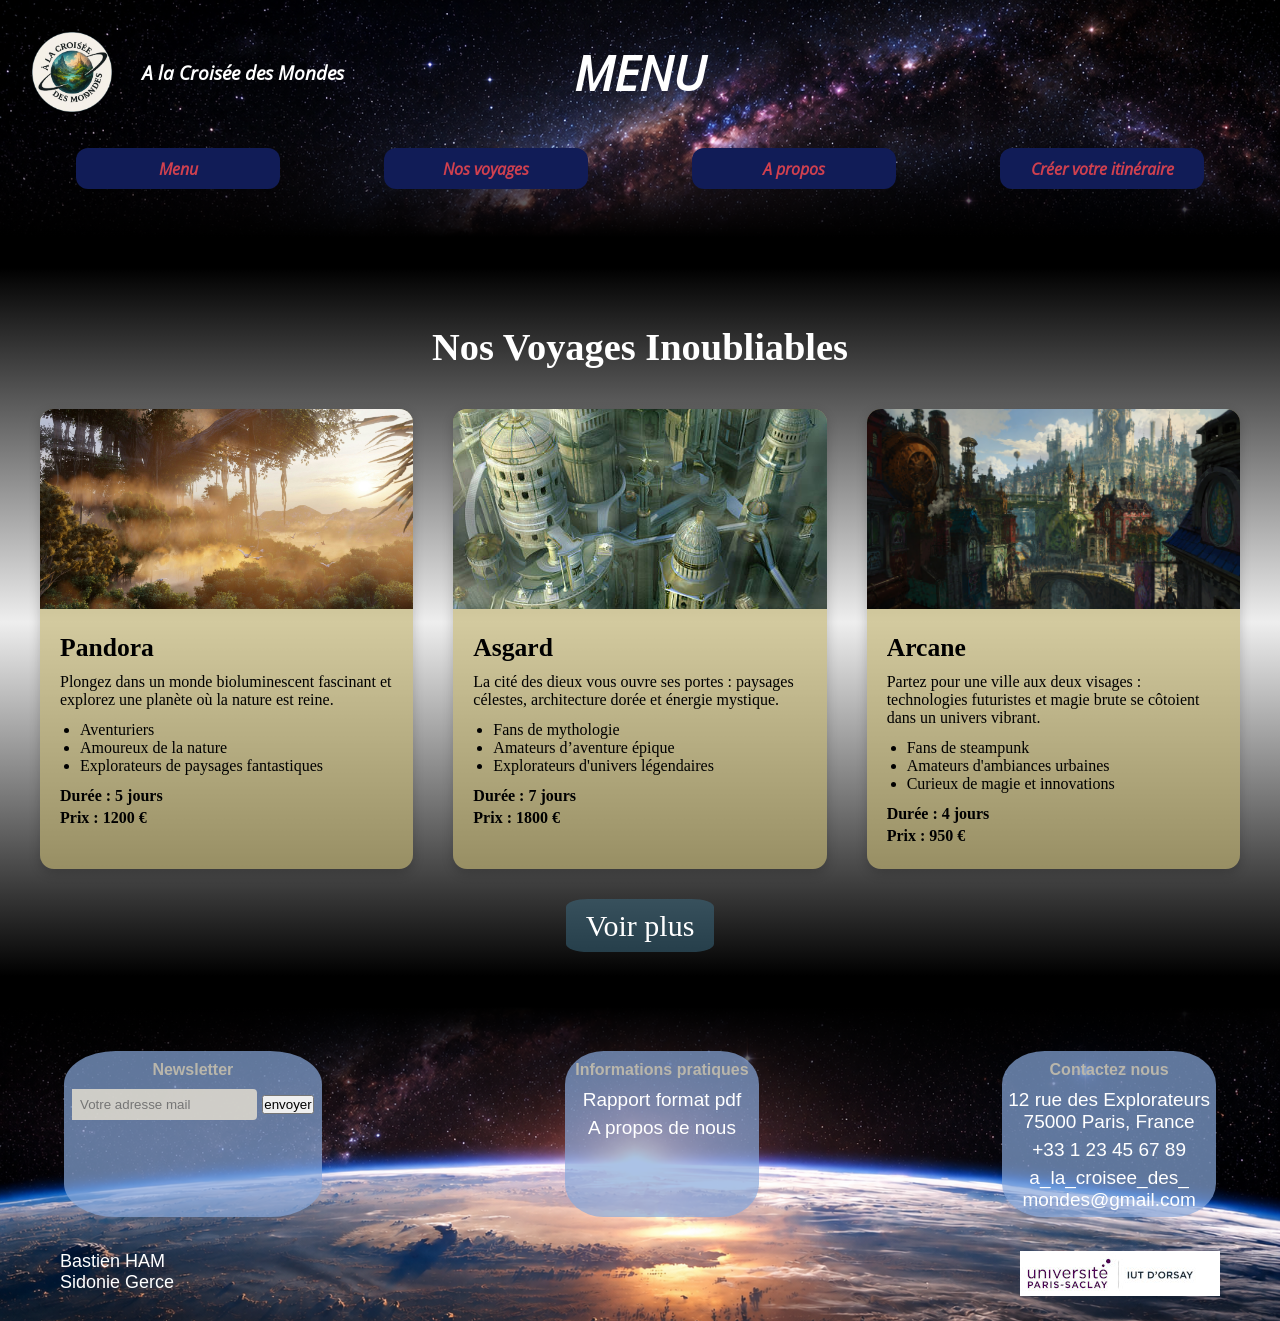
<file: index.html>
<!DOCTYPE html>
<html lang="fr">
	<head>
		<meta charset="utf-8">
		<title> A la Croisée des Mondes - Menu</title>
		<link rel="icon" type="image/png" href="images/logo.png" sizes="32x32">
		<link rel="stylesheet" href="styles/index.css">
		<link rel="stylesheet" href="styles/header.css">
		<link rel="stylesheet" href="styles/footer.css">
		<link rel="stylesheet" href="styles/menu.css">
	</head>
	
	
	
	<body>
	<header>
	<div>
		<a href="index.html"><img src="images/logo.png" alt="Logo de l'agence"></a>
		<h3>A la Croisée des Mondes</h3>
		<h1> MENU </h1>
	</div>
		
		<nav>
			<a href="index.html" class="btn-nav">Menu</a>
			<a href="voyage.html" class="btn-nav">Nos voyages</a>
			<a href="a_propos_de_nous.html" class="btn-nav">A propos</a>
			<a href="reservation.html" class="btn-nav"> Créer votre itinéraire </a>
		</nav>
		
	</header>
	<main>
	
    <section class="voyages-container">
        <h2>Nos Voyages Inoubliables</h2>

        <div class="voyages-grid">

            <!-- Pandora -->

            <article class="voyage-card">
                <img src="images/pandora.jpg" alt="Pandora">

                <div class="voyage-content">
                    <h3>Pandora</h3>

                    <p class="desc">
                        Plongez dans un monde bioluminescent fascinant et explorez une planète
                        où la nature est reine.
                    </p>

                    <ul class="profil">
                        <li>Aventuriers</li>
                        <li>Amoureux de la nature</li>
                        <li>Explorateurs de paysages fantastiques</li>
                    </ul>

                    <div class="infos">
                        <p><strong>Durée :</strong> 5 jours</p>
                        <p><strong>Prix :</strong> 1200 €</p>
                    </div>
                </div>
            </article>
			

            <!-- Asgard -->
            <article class="voyage-card">
                <img src="images/asgard.jpg" alt="Image d'Asgard">

                <div class="voyage-content">
                    <h3>Asgard</h3>

                    <p class="desc">
                        La cité des dieux vous ouvre ses portes : paysages célestes, architecture
                        dorée et énergie mystique.
                    </p>

                    <ul class="profil">
                        <li>Fans de mythologie</li>
                        <li>Amateurs d’aventure épique</li>
                        <li>Explorateurs d'univers légendaires</li>
                    </ul>

                    <div class="infos">
                        <p><strong>Durée :</strong> 7 jours</p>
                        <p><strong>Prix :</strong> 1800 €</p>
                    </div>
                </div>
            </article>

            <!-- Arcane -->
            <article class="voyage-card">
                <img src="images/arcane.jpg" alt="Image de la cité d'Arcane">

                <div class="voyage-content">
                    <h3>Arcane</h3>

                    <p class="desc">
                        Partez pour une ville aux deux visages : technologies futuristes et magie
                        brute se côtoient dans un univers vibrant.
                    </p>

                    <ul class="profil">
                        <li>Fans de steampunk</li>
                        <li>Amateurs d'ambiances urbaines</li>
                        <li>Curieux de magie et innovations</li>
                    </ul>

                    <div class="infos">
                        <p><strong>Durée :</strong> 4 jours</p>
                        <p><strong>Prix :</strong> 950 €</p>
                    </div>
                </div>
            </article>

        </div>
    </section>
	<div class="voirplus"><a href="voyage.html">Voir plus</a></div>
	</main>

	<footer class="footer">
	    <div class="footer-top">
	        <div class="footer-colonne">
			    <h4>Newsletter</h4>
				<form class="newsletter">
				    <input type="email" placeholder="Votre adresse mail">
					<button type="submit">envoyer</button>
				</form>
			</div>
		    <div class="footer-colonne">
			    <h4> Informations pratiques </h4>
				    <ul>
					   
						<li><a href="S106-Rapport.pdf"> Rapport format pdf</a></li>
						<li><a href="a_propos_de_nous.html"> A propos de nous</a></li>
					</ul>
		    </div>
			<div class="footer-colonne">
			    <h4>Contactez nous</h4>
				<p> 12 rue des Explorateurs <br> 75000 Paris, France</p>
				<p> +33 1 23 45 67 89 </p>
				<p> a_la_croisee_des_<br>mondes@gmail.com</p>
			</div>
		</div>
		<div class="footer-bottom">
		    <p> Bastien HAM <br> Sidonie Gerce</p>
			<a href="https://www.universite-paris-saclay.fr/"><img src="images/Logo_iut.jpg" alt="Logo IUT"></a>
		</div>
	</footer>
	</body>
</html>
</file>
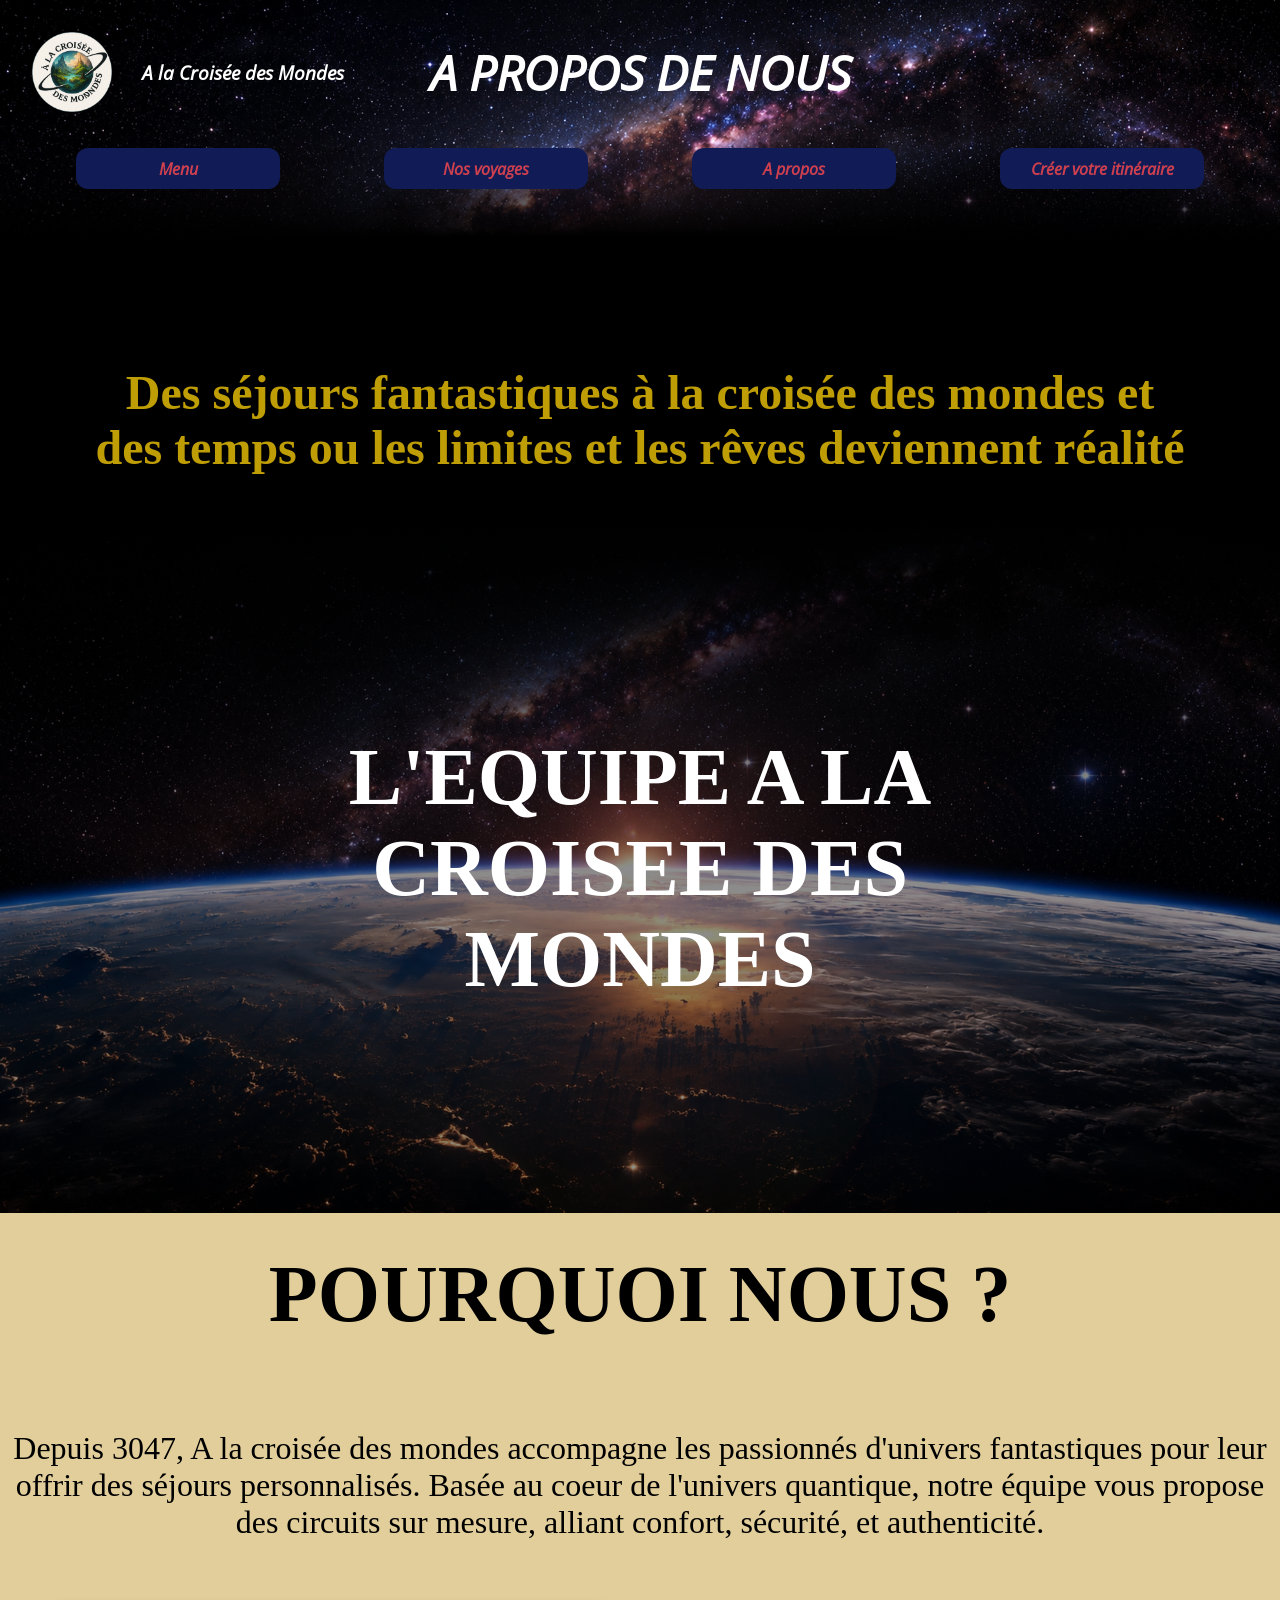
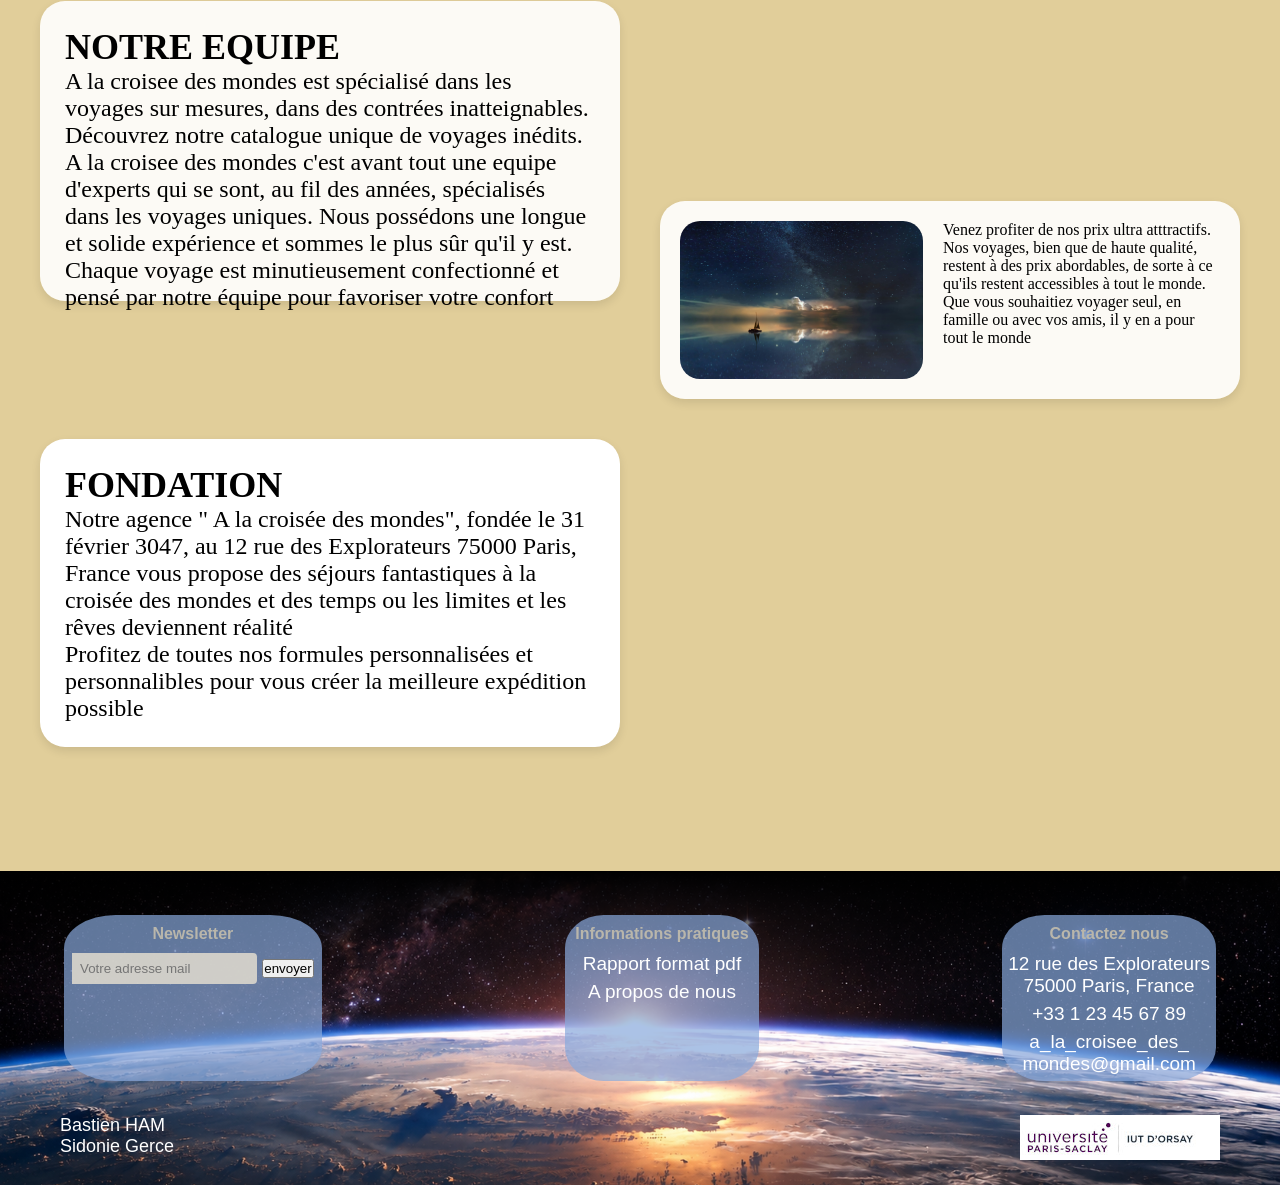
<file: a_propos_de_nous.html>
<!DOCTYPE html>
<html lang="fr">
	<head>
		<meta charset="utf-8">
		<title> A la Croisée des Mondes - A propos de nous</title>
		<link rel="icon" type="image/png" href="images/logo.png" sizes="32x32">
		<link rel="stylesheet" href="styles/index.css">
		<link rel="stylesheet" href="styles/apropos.css">
		<link rel="stylesheet" href="styles/header.css">
		<link rel="stylesheet" href="styles/footer.css">
	</head>
	<body>
	<header>
	<div>
		<a href="index.html"><img src="images/logo.png" alt="Logo de l'agence"></a>
		<h3>A la Croisée des Mondes</h3>
		<h1> A PROPOS DE NOUS </h1>
	</div>
		
		<nav>
			<a href="index.html" class="btn-nav">Menu</a>
			<a href="voyage.html" class="btn-nav">Nos voyages</a>
			<a href="a_propos_de_nous.html" class="btn-nav">A propos</a>
			<a href="reservation.html" class="btn-nav"> Créer votre itinéraire </a>
		</nav>
		
	</header>
	<aside>	
		<p> Des séjours fantastiques à la croisée des mondes et<br>des temps ou les limites et les rêves deviennent réalité</p>
	    <section class="presentation">
		    <div class="presentation-content" >
		        <h2> L'EQUIPE A LA CROISEE DES MONDES</h2>
		    </div>	
        </section>			
	</aside>
	<main>
	    <section class="paragraphe">
			<br><br>			
		    <h2> POURQUOI NOUS ? </h2>
			<br><br><br><br><br>			
			<p> Depuis 3047, A la croisée des mondes accompagne les passionnés d'univers fantastiques pour leur offrir des séjours personnalisés. Basée au coeur de l'univers quantique, notre équipe vous propose des circuits sur mesure, alliant confort, sécurité, et authenticité.</p>
		</section>
	    <section class="cartes">
		    <div class="carte-gauche">
			    <h2> NOTRE EQUIPE </h2>
				<p> A la croisee des mondes est spécialisé dans les voyages sur mesures, dans des contrées inatteignables. Découvrez notre catalogue unique de voyages inédits.   </p>
				<p> A la croisee des mondes c'est avant tout une equipe d'experts qui se sont, au fil des années, spécialisés dans les voyages uniques. Nous possédons une longue et solide expérience et sommes le plus sûr qu'il y est. </p>
		        <p> Chaque voyage est minutieusement confectionné et pensé par notre équipe pour favoriser votre confort </p>

			</div>
			<div class="carte-droite">
			    <img src="./images/carterasse.jpg" class="carte-image" alt="">
				<div class="texte-carte">
				    <p> Venez profiter de nos prix ultra atttractifs. Nos voyages, bien que de haute qualité, restent à des prix abordables, de sorte à ce qu'ils restent accessibles à tout le monde. </p>
					<p> Que vous souhaitiez voyager seul, en famille ou avec vos amis, il y en a pour tout le monde</p>
				</div>
			</div>
			<div class="carte-bas">
			    <h2> FONDATION </h2>
				<p> Notre agence " A la croisée des mondes", fondée le 31 février 3047, au 12 rue des Explorateurs 75000 Paris, France vous propose des séjours fantastiques à la croisée des mondes et des temps ou les limites et les rêves deviennent réalité </p>
				<p> Profitez de toutes nos formules personnalisées et personnalibles pour vous créer la meilleure expédition possible </p>
			</div>
		</section>
	</main>
	<footer class="footer">
	    <div class="footer-top">
	        <div class="footer-colonne">
			    <h4>Newsletter</h4>
				<form class="newsletter">
				    <input type="email" placeholder="Votre adresse mail">
					<button type="submit">envoyer</button>
				</form>
			</div>
		    <div class="footer-colonne">
			    <h4> Informations pratiques </h4>
				    <ul>
					    
						<li><a href="S106-Rapport.pdf"> Rapport format pdf</a></li>
						<li><a href="a_propos_de_nous.html"> A propos de nous</a></li>
					</ul>
		    </div>
			<div class="footer-colonne">
			    <h4>Contactez nous</h4>
				<p> 12 rue des Explorateurs <br> 75000 Paris, France</p>
				<p> +33 1 23 45 67 89 </p>
				<p> a_la_croisee_des_<br>mondes@gmail.com</p>
			</div>
		</div>
		<div class="footer-bottom">
		    <p> Bastien HAM <br> Sidonie Gerce</p>
			<a href="https://www.universite-paris-saclay.fr/"><img src="images/Logo_iut.jpg" alt="Logo IUT"></a>
		</div>
	</footer>
	</body>
</html>
</file>
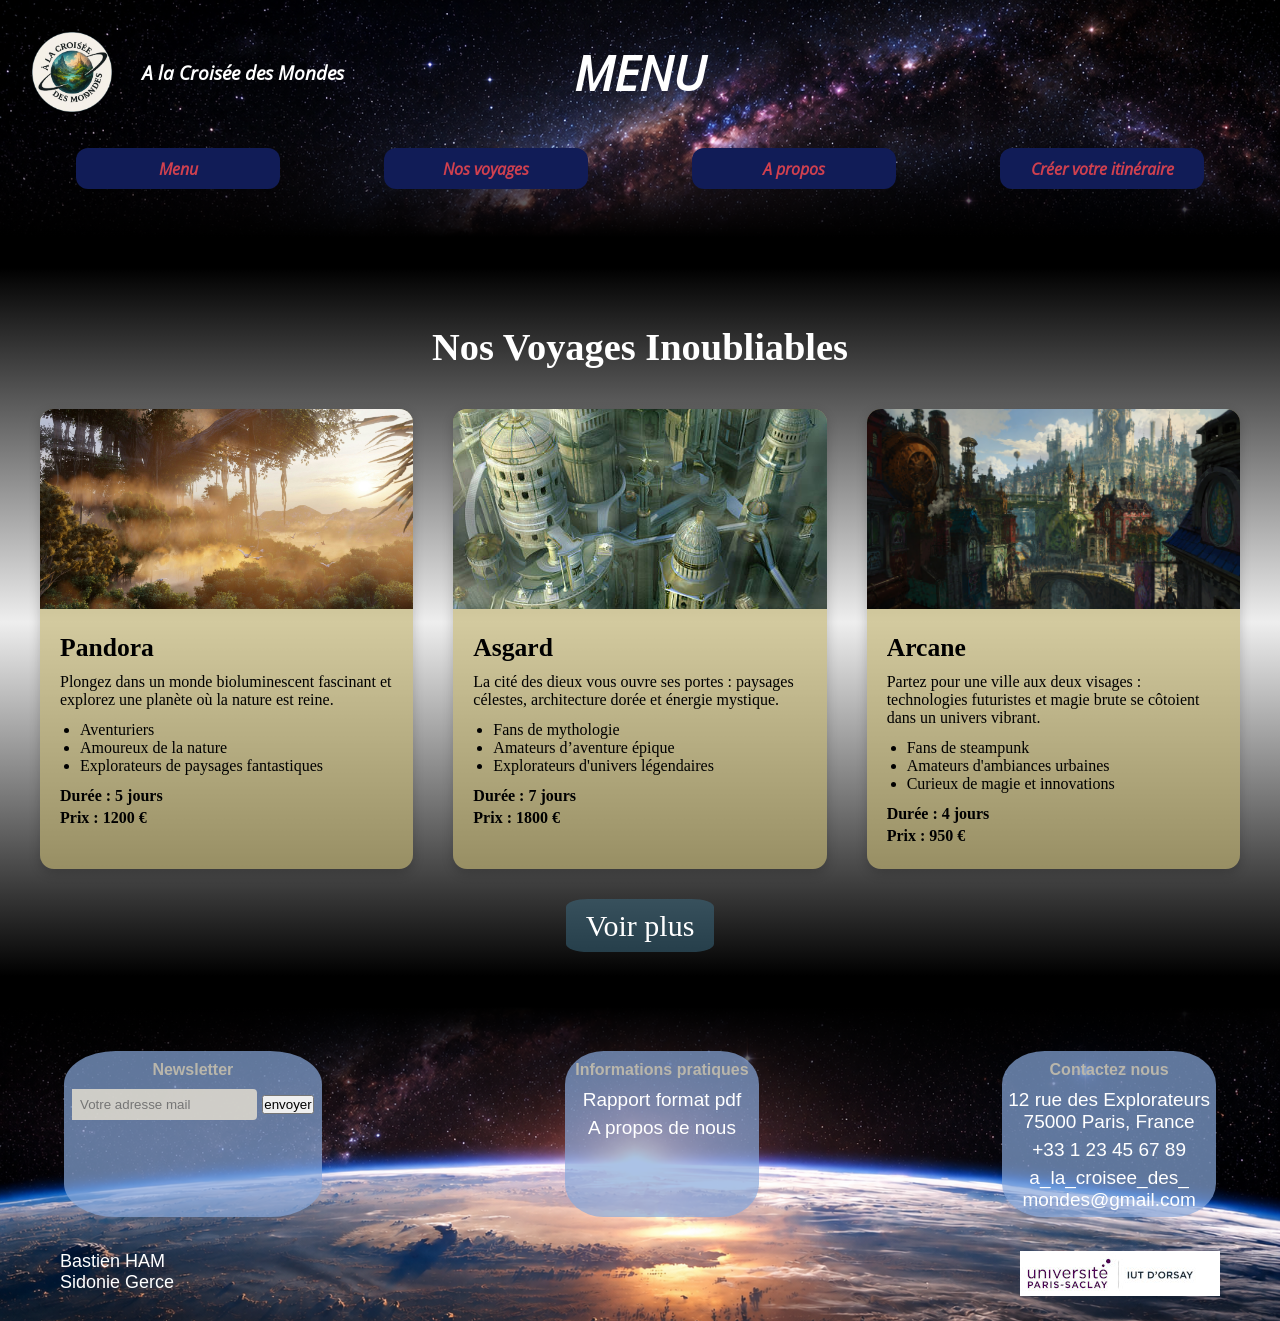
<file: menu.html>
<!DOCTYPE html>
<html lang="fr">
	<head>
		<meta charset="utf-8">
		<title> A la Croisée des Mondes - Menu</title>
		<link rel="icon" type="image/png" href="images/logo.png" sizes="32x32">
		<link rel="stylesheet" href="styles/index.css">
		<link rel="stylesheet" href="styles/header.css">
		<link rel="stylesheet" href="styles/footer.css">
		<link rel="stylesheet" href="styles/menu.css">
	</head>
	
	
	
	<body>
	<header>
	<div>
		<a href="menu.html"><img src="images/logo.png" alt="Logo de l'agence"></a>
		<h3>A la Croisée des Mondes</h3>
		<h1> MENU </h1>
	</div>
		
		<nav>
			<a href="menu.html" class="btn-nav">Menu</a>
			<a href="voyage.html" class="btn-nav">Nos voyages</a>
			<a href="a_propos_de_nous.html" class="btn-nav">A propos</a>
			<a href="reservation.html" class="btn-nav"> Créer votre itinéraire </a>
		</nav>
		
	</header>
	<main>
	
    <section class="voyages-container">
        <h2>Nos Voyages Inoubliables</h2>

        <div class="voyages-grid">

            <!-- Pandora -->

            <article class="voyage-card">
                <img src="images/pandora.jpg" alt="Pandora">

                <div class="voyage-content">
                    <h3>Pandora</h3>

                    <p class="desc">
                        Plongez dans un monde bioluminescent fascinant et explorez une planète
                        où la nature est reine.
                    </p>

                    <ul class="profil">
                        <li>Aventuriers</li>
                        <li>Amoureux de la nature</li>
                        <li>Explorateurs de paysages fantastiques</li>
                    </ul>

                    <div class="infos">
                        <p><strong>Durée :</strong> 5 jours</p>
                        <p><strong>Prix :</strong> 1200 €</p>
                    </div>
                </div>
            </article>
			

            <!-- Asgard -->
            <article class="voyage-card">
                <img src="images/asgard.jpg" alt="Image d'Asgard">

                <div class="voyage-content">
                    <h3>Asgard</h3>

                    <p class="desc">
                        La cité des dieux vous ouvre ses portes : paysages célestes, architecture
                        dorée et énergie mystique.
                    </p>

                    <ul class="profil">
                        <li>Fans de mythologie</li>
                        <li>Amateurs d’aventure épique</li>
                        <li>Explorateurs d'univers légendaires</li>
                    </ul>

                    <div class="infos">
                        <p><strong>Durée :</strong> 7 jours</p>
                        <p><strong>Prix :</strong> 1800 €</p>
                    </div>
                </div>
            </article>

            <!-- Arcane -->
            <article class="voyage-card">
                <img src="images/arcane.jpg" alt="Image de la cité d'Arcane">

                <div class="voyage-content">
                    <h3>Arcane</h3>

                    <p class="desc">
                        Partez pour une ville aux deux visages : technologies futuristes et magie
                        brute se côtoient dans un univers vibrant.
                    </p>

                    <ul class="profil">
                        <li>Fans de steampunk</li>
                        <li>Amateurs d'ambiances urbaines</li>
                        <li>Curieux de magie et innovations</li>
                    </ul>

                    <div class="infos">
                        <p><strong>Durée :</strong> 4 jours</p>
                        <p><strong>Prix :</strong> 950 €</p>
                    </div>
                </div>
            </article>

        </div>
    </section>
	<div class="voirplus"><a href="voyage.html">Voir plus</a></div>
	</main>

	<footer class="footer">
	    <div class="footer-top">
	        <div class="footer-colonne">
			    <h4>Newsletter</h4>
				<form class="newsletter">
				    <input type="email" placeholder="Votre adresse mail">
					<button type="submit">envoyer</button>
				</form>
			</div>
		    <div class="footer-colonne">
			    <h4> Informations pratiques </h4>
				    <ul>
					   
						<li><a href="S106-Rapport.pdf"> Rapport format pdf</a></li>
						<li><a href="a_propos_de_nous.html"> A propos de nous</a></li>
					</ul>
		    </div>
			<div class="footer-colonne">
			    <h4>Contactez nous</h4>
				<p> 12 rue des Explorateurs <br> 75000 Paris, France</p>
				<p> +33 1 23 45 67 89 </p>
				<p> a_la_croisee_des_<br>mondes@gmail.com</p>
			</div>
		</div>
		<div class="footer-bottom">
		    <p> Bastien HAM <br> Sidonie Gerce</p>
			<a href="https://www.universite-paris-saclay.fr/"><img src="images/Logo_iut.jpg" alt="Logo IUT"></a>
		</div>
	</footer>
	</body>
</html>
</file>
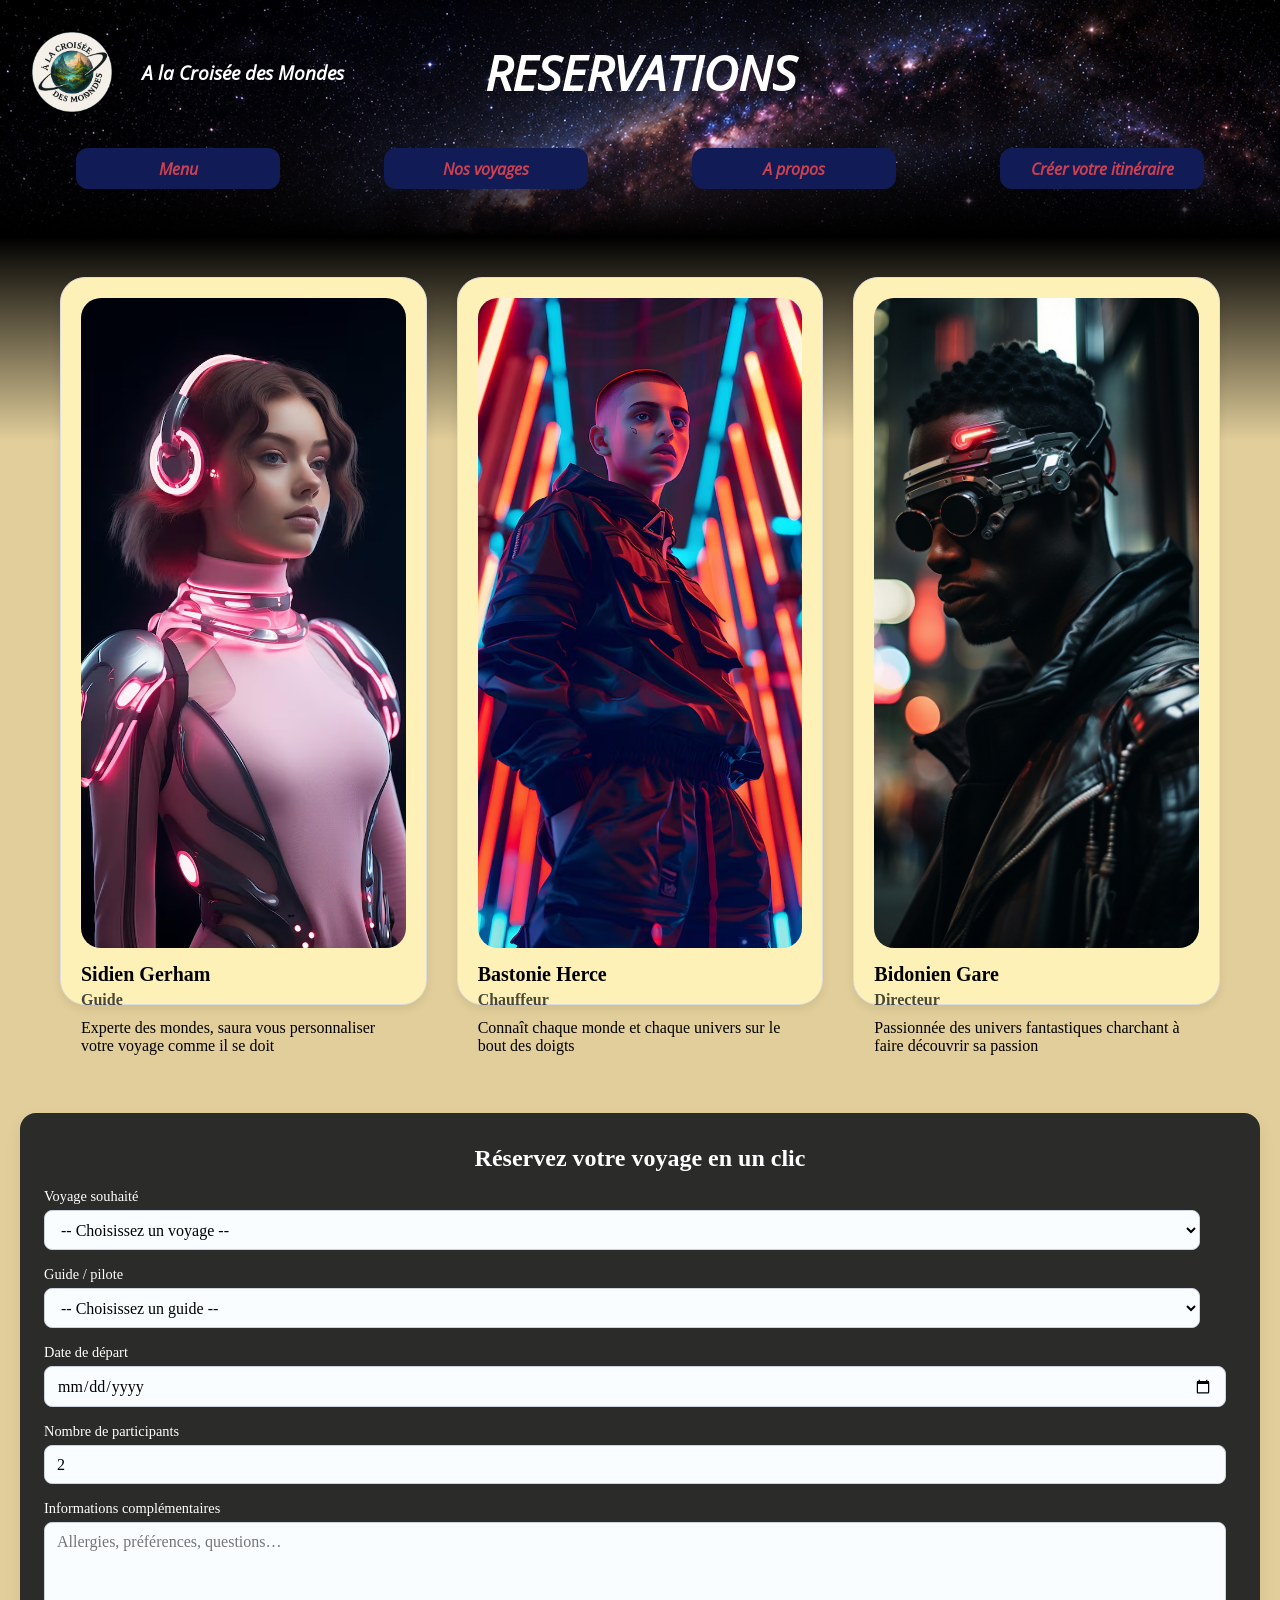
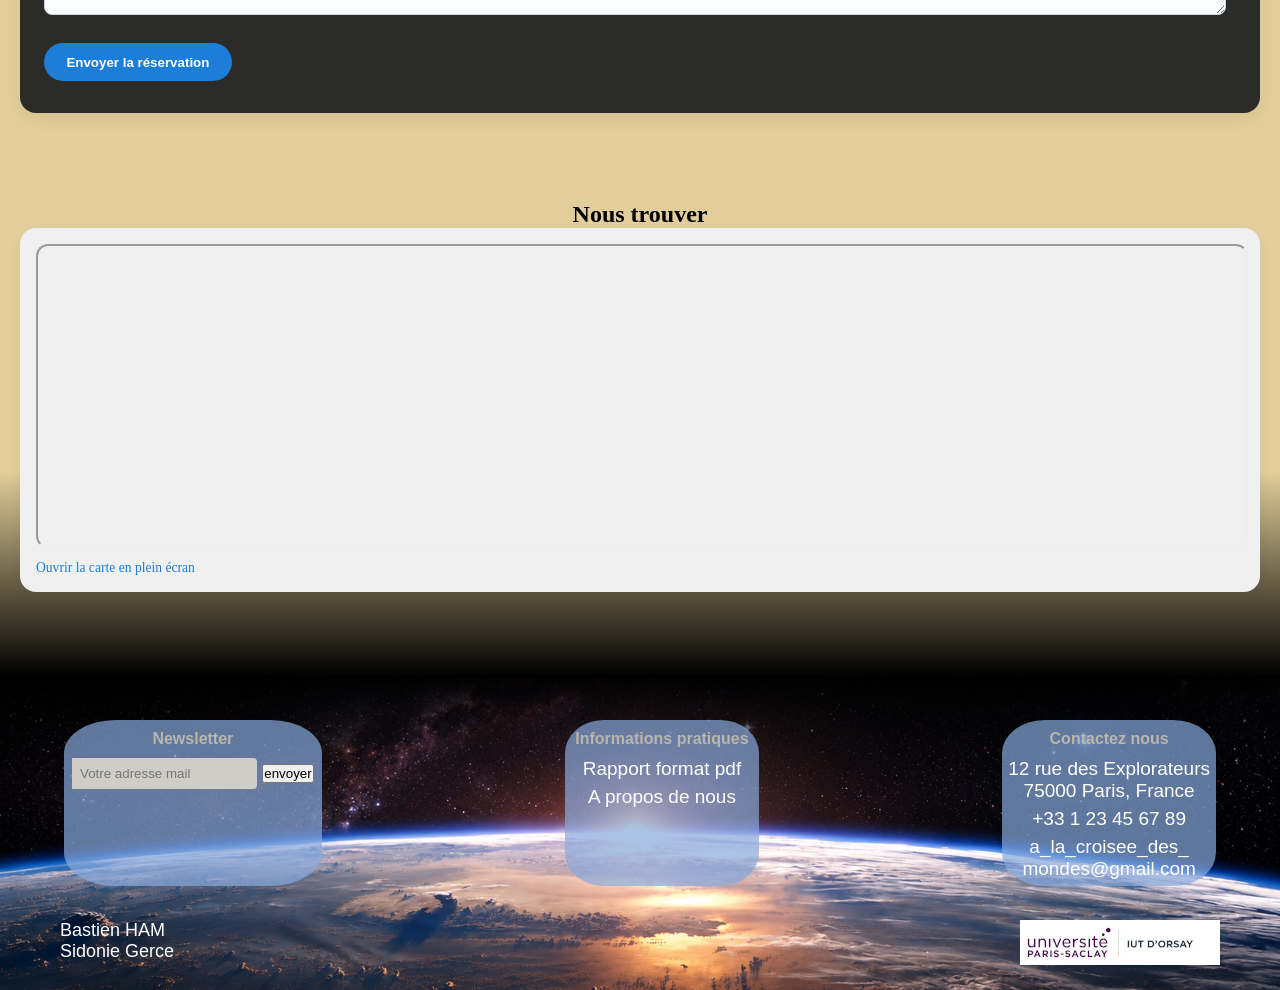
<file: reservation.html>
<!DOCTYPE html>
<html lang="fr">
	<head>
		<meta charset="utf-8">
		<title> A la Croisée des Mondes - Reservations</title>
		<link rel="icon" type="image/png" href="images/logo.png" sizes="32x32">
		<link rel="stylesheet" href="styles/index.css">
		<link rel="stylesheet" href="styles/reserv.css">
		<link rel="stylesheet" href="styles/header.css">
		<link rel="stylesheet" href="styles/footer.css">
	</head>
	<body>
	<header>
	<div>
		<a href="index.html"><img src="images/logo.png" alt="Logo de l'agence"></a>
		<h3>A la Croisée des Mondes</h3>
		<h1> RESERVATIONS </h1>
	</div>
		
		<nav>
			<a href="index.html" class="btn-nav">Menu</a>
			<a href="voyage.html" class="btn-nav">Nos voyages</a>
			<a href="a_propos_de_nous.html" class="btn-nav">A propos</a>
			<a href="reservation.html" class="btn-nav"> Créer votre itinéraire </a>
		</nav>
		
	</header>
	<main>
	    <section class="container" >
		    <div class="boite">
			    <img src="./images/guide.jpg" alt="Portrait de Sidien Gerham" class="img-wrap">
				<h3> Sidien Gerham </h3>
				<p class="poste" > Guide </p>
			    <p> Experte des mondes, saura vous personnaliser votre voyage comme il se doit</p>
			</div>
			<div class="boite" >
			    <img src="./images/chauffeur.jpg" alt="Portrait de Bastonie Herce" class="img-wrap">
				<h3> Bastonie Herce </h3>
				<p class="poste" > Chauffeur </p>
			    <p> Connaît chaque monde et chaque univers sur  le bout des doigts</p>
			</div>
			<div class="boite" >
			    <img src="./images/directeur.jpg" alt="Portrait de Bidonien Gare" class="img-wrap">
				<h3> Bidonien Gare </h3>
				<p class="poste" > Directeur </p>
			    <p> Passionnée des univers fantastiques charchant à faire découvrir sa passion</p>
			</div>
		</section>
        <div class="formulaire">
		<section class="reservation-form-section">
            <h2>Réservez votre voyage en un clic </h2>
            <form class="reservation-form">
            <div class="form-row">
                <label for="voyage">Voyage souhaité</label>
                <select id="voyage" name="voyage" required>
                    <option value="">-- Choisissez un voyage --</option>
                    <option value="Pandora">Pandora</option>
                    <option value="Asgard">Asgard</option>
                    <option value="Arcane">Arcane</option>
                    <option value="Carterasse">Carterasse</option>
                    <option value="Century">Century</option>
                    <option value="Jyang">Jyang</option>
                    <option value="Globinous">Globinous</option>
                    <option value="Moon">Moon</option>
                    <option value="Poudlard">Poudlard</option>
                </select>
            </div>
            <div class="form-row">
                <label for="guide">Guide / pilote</label>
                <select id="guide" name="guide" required>
                    <option value="">-- Choisissez un guide --</option>
                    <option value="lea">Sidien Gerham</option>
                    <option value="karim">Bastonie Herce</option>
                    <option value="sofia">Bidonien Gare</option>
                </select>
            </div>
            <div class="form-row">
                <label for="date">Date de départ</label>
                <input type="date" id="date" name="date" required>
            </div>
            <div class="form-row">
                <label for="participants">Nombre de participants</label>
                <input type="number" id="participants" name="participants" min="1" value="2" max="10">
            </div>
            <div class="form-row">
                <label for="message">Informations complémentaires</label>
                <textarea id="message" name="message" rows="4" placeholder="Allergies, préférences, questions…"></textarea>
            </div>
            <button type="submit" class="btn-primary">Envoyer la réservation</button>
		</form>
		</section>
        </div>
        <section class="agency-info">
            <div class="formulaire">
            <h2>Nous trouver</h2>
            
            <div class="map-wrapper">
            <iframe title="Carte OpenStreetMap" src="https://www.openstreetmap.org/export/embed.html?bbox=2.334%2C48.858%2C2.336%2C48.86&amp;layer=mapnik&amp;marker=48.859%2C2.335">
            </iframe>
            <a class="map-link" href="https://www.openstreetmap.org/?mlat=48.859&amp;mlon=2.335#map=18/48.859/2.335" target="_blank" rel="noopener noreferrer">
                Ouvrir la carte en plein écran
            </a>
            </div>
            </div>
        </section>
	</main>
	<footer class="footer">
	    <div class="footer-top">
	        <div class="footer-colonne">
			    <h4>Newsletter</h4>
				<form class="newsletter">
				    <input type="email" placeholder="Votre adresse mail">
					<button type="submit">envoyer</button>
				</form>
			</div>
		    <div class="footer-colonne">
			    <h4> Informations pratiques </h4>
				    <ul>
					    
						<li><a href="S106-Rapport.pdf"> Rapport format pdf</a></li>
						<li><a href="a_propos_de_nous.html"> A propos de nous</a></li>
					</ul>
		    </div>
			<div class="footer-colonne">
			    <h4>Contactez nous</h4>
				<p> 12 rue des Explorateurs <br> 75000 Paris, France</p>
				<p> +33 1 23 45 67 89 </p>
				<p> a_la_croisee_des_<br>mondes@gmail.com</p>
			</div>
		</div>
		<div class="footer-bottom">
		    <p> Bastien HAM <br> Sidonie Gerce</p>
			<a href="https://www.universite-paris-saclay.fr/"><img src="images/Logo_iut.jpg" alt="Logo IUT"></a>
		</div>
	</footer>
	</body>
</html>
</file>
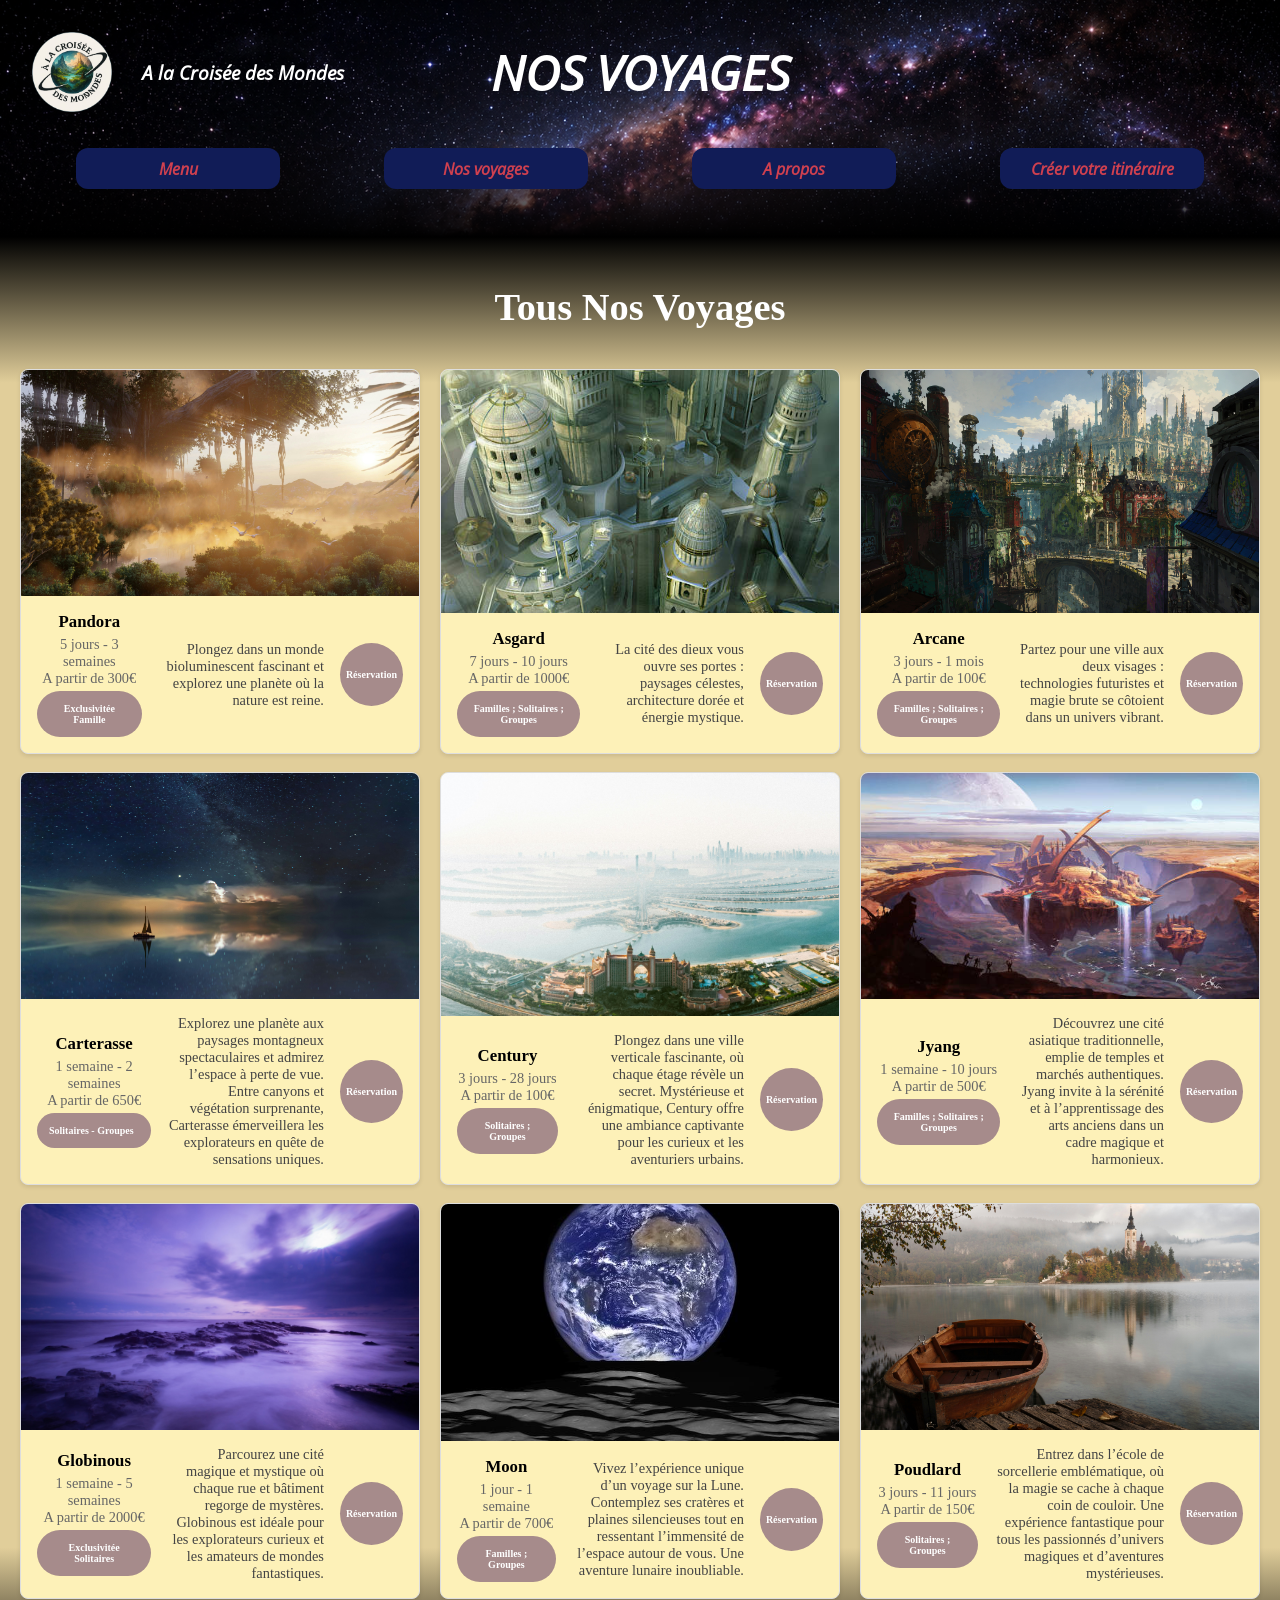
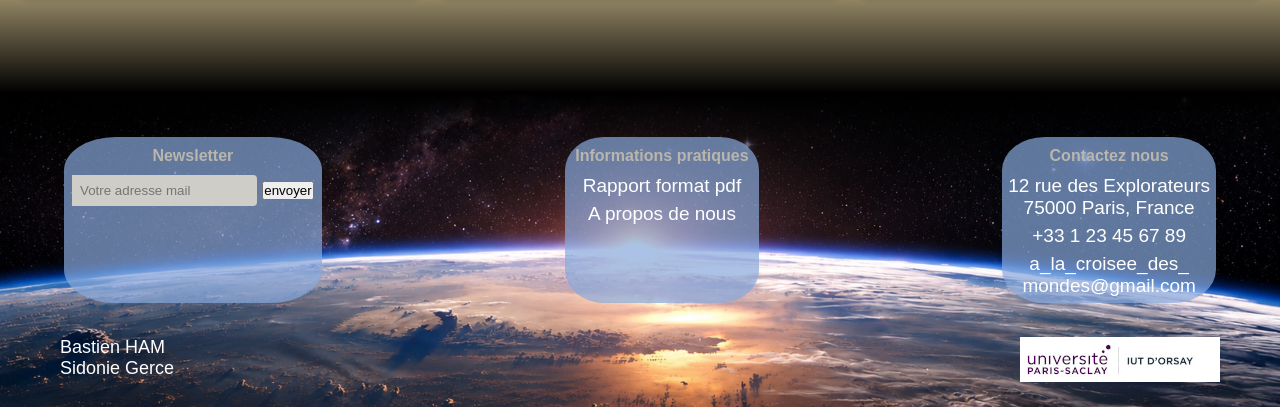
<file: voyage.html>
<!DOCTYPE html>
<html lang="fr">
	<head>
		<meta charset="utf-8">
		<title> A la Croisée des Mondes - Voyages</title>
		<link rel="icon" type="image/png" href="images/logo.png" sizes="32x32">
    
		<link rel="stylesheet" href="styles/index.css">
		<link rel="stylesheet" href="styles/header.css">
		<link rel="stylesheet" href="styles/footer.css">
		<link rel="stylesheet" href="styles/voyage.css">
	</head>
	
	
	
	<body>
	
	<header>
	<div>
		<a href="index.html"><img src="images/logo.png" alt="Logo de l'agence"></a>
		<h3>A la Croisée des Mondes</h3>
		<h1> NOS VOYAGES </h1>
	</div>
		
		<nav>
			<a href="index.html" class="btn-nav">Menu</a>
			<a href="voyage.html" class="btn-nav">Nos voyages</a>
			<a href="a_propos_de_nous.html" class="btn-nav">A propos</a>
			<a href="reservation.html" class="btn-nav"> Créer votre itinéraire </a>
		</nav>
		
	</header>
	<main>
		<section class="voyage">
			<h2>Tous Nos Voyages</h2>
			<div class="grille_voyage">
				<article class="carte_voyage">
					<img src="images/pandora.jpg" alt="Image de Pandora" class="img-wrap">
					<div class="carte">
						<div class="carte_gauche">
						<h3>Pandora</h3>
						
						<p>5 jours - 3 semaines</p>
						<p>A partir de 300€</p>
						<div class="pour-qui">
							<p>Exclusivitée Famille</p>
						</div>
						
						</div>
						<div class="carte_droite">
						<p>Plongez dans un monde bioluminescent fascinant et explorez une planète où la nature est reine.</p>
						</div>
						<a href="reservation.html">
						<div class="reservation">
							<p>Réservation</p>
						</div></a>
					</div>
				</article>
				<article class="carte_voyage">
					<img src="images/asgard.jpg" alt="image d'Asgard" class="img-wrap">
					<div class="carte">
						<div class="carte_gauche">
						<h3>Asgard</h3>
						
						<p>7 jours - 10 jours</p>
						<p>A partir de 1000€</p>
						<div class="pour-qui">
							<p>Familles ; Solitaires ; Groupes</p>
						</div>
						
						</div>
						<div class="carte_droite">
						<p>La cité des dieux vous ouvre ses portes : paysages célestes, architecture dorée et énergie mystique.</p>
						</div>
						<a href="reservation.html">
						<div class="reservation">
							<p>Réservation</p>
						</div></a>
					</div>
				</article>
				<article class="carte_voyage">
					<img src="images/arcane.jpg" alt="Image de la cité d'Arcane" class="img-wrap">
					<div class="carte">
						<div class="carte_gauche">
						<h3>Arcane</h3>
						
						<p>3 jours - 1 mois</p>
						<p>A partir de 100€</p>
						<div class="pour-qui">
							<p>Familles ; Solitaires ; Groupes</p>
						</div>
						
						</div>
						<div class="carte_droite">
						<p>Partez pour une ville aux deux visages : technologies futuristes et magie brute se côtoient dans un univers vibrant.</p>
						</div>
						<a href="reservation.html">
						<div class="reservation">
							<p>Réservation</p>
						</div></a>
					</div>
				</article>
				<article class="carte_voyage">
					<img src="images/carterasse.jpg" alt="Image de la planète Carterasse" class="img-wrap">
					<div class="carte">
						<div class="carte_gauche">
						<h3>Carterasse</h3>
						
						<p>1 semaine - 2 semaines</p>
						<p>A partir de 650€</p>
						<div class="pour-qui">
							<p>Solitaires - Groupes</p>
						</div>
						
						</div>
						<div class="carte_droite">
						<p>Explorez une planète aux paysages montagneux spectaculaires et admirez l’espace à perte de vue. Entre canyons et végétation surprenante, Carterasse émerveillera les explorateurs en quête de sensations uniques.</p>
						</div>
						<a href="reservation.html">
						<div class="reservation">
							<p>Réservation</p>
						</div></a>
					</div>
				</article>
				<article class="carte_voyage">
					<img src="images/century.jpg" alt="Image de la ville Century" class="img-wrap">
					<div class="carte">
						<div class="carte_gauche">
						<h3>Century</h3>
						
						<p>3 jours - 28 jours</p>
						<p>A partir de 100€</p>
						<div class="pour-qui">
							<p>Solitaires ; Groupes</p>
						</div>
						
						</div>
						<div class="carte_droite">
						<p>Plongez dans une ville verticale fascinante, où chaque étage révèle un secret. Mystérieuse et énigmatique, Century offre une ambiance captivante pour les curieux et les aventuriers urbains.</p>
						</div>
						<a href="reservation.html">
						<div class="reservation">
							<p>Réservation</p>
						</div></a>
					</div>
				</article>
				
				<article class="carte_voyage">
					<img src="images/citee.jpg" alt="Image de Jyang" class="img-wrap">
					<div class="carte">
						<div class="carte_gauche">
						<h3>Jyang</h3>
						
						<p>1 semaine - 10 jours</p>
						<p>A partir de 500€</p>
						<div class="pour-qui">
							<p>Familles ; Solitaires ; Groupes</p>
						</div>
						
						</div>
						<div class="carte_droite">
						<p>Découvrez une cité asiatique traditionnelle, emplie de temples et marchés authentiques. Jyang invite à la sérénité et à l’apprentissage des arts anciens dans un cadre magique et harmonieux.</p>
						</div>
						<a href="reservation.html">
						<div class="reservation">
							<p>Réservation</p>
						</div></a>
					</div>
				</article>
				<article class="carte_voyage">
					<img src="images/globinous.jpg" alt="Image de Globinous" class="img-wrap">
					<div class="carte">
						<div class="carte_gauche">
						<h3>Globinous</h3>
						
						<p>1 semaine - 5 semaines</p>
						<p>A partir de 2000€</p>
						<div class="pour-qui">
							<p>Exclusivitée Solitaires</p>
						</div>
						
						</div>
						<div class="carte_droite">
						<p>Parcourez une cité magique et mystique où chaque rue et bâtiment regorge de mystères. Globinous est idéale pour les explorateurs curieux et les amateurs de mondes fantastiques.</p>
						</div>
						<a href="reservation.html">
						<div class="reservation">
							<p>Réservation</p>
						</div></a>
					</div>
				</article>
				<article class="carte_voyage">
					<img src="images/moon.jpg" alt="Image de la Lune" class="img-wrap">
					<div class="carte">
						<div class="carte_gauche">
						<h3>Moon</h3>
						
						<p>1 jour - 1 semaine</p>
						<p>A partir de 700€</p>
						<div class="pour-qui">
							<p>Familles ; Groupes</p>
						</div>
						
						</div>
						<div class="carte_droite">
						<p>Vivez l’expérience unique d’un voyage sur la Lune. Contemplez ses cratères et plaines silencieuses tout en ressentant l’immensité de l’espace autour de vous. Une aventure lunaire inoubliable.</p>
						</div>
						<a href="reservation.html">
						<div class="reservation">
							<p>Réservation</p>
						</div></a>
					</div>
				</article>
				<article class="carte_voyage">
					<img src="images/poudlard.jpg" alt="Image de Poudlard de Harry Potter" class="img-wrap">
					<div class="carte">
						<div class="carte_gauche">
						<h3>Poudlard</h3>
						
						<p>3 jours - 11 jours</p>
						<p>A partir de 150€</p>
						<div class="pour-qui">
							<p>Solitaires ; Groupes</p>
						</div>
						
						</div>
						<div class="carte_droite">
						<p>Entrez dans l’école de sorcellerie emblématique, où la magie se cache à chaque coin de couloir. Une expérience fantastique pour tous les passionnés d’univers magiques et d’aventures mystérieuses.</p>
						</div>
						<a href="reservation.html">
						<div class="reservation">
							<p>Réservation</p>
						</div></a>
					</div>
				</article>
					
			</div>
		</section>
		
		
		

	</main>
	<footer class="footer">
	    <div class="footer-top">
	        <div class="footer-colonne">
			    <h4>Newsletter</h4>
				<form class="newsletter">
				    <input type="email" placeholder="Votre adresse mail">
					<button type="submit">envoyer</button>
				</form>
			</div>
		    <div class="footer-colonne">
			    <h4> Informations pratiques </h4>
				    <ul>
					   
						<li><a href="S106-Rapport.pdf"> Rapport format pdf</a></li>
						<li><a href="a_propos_de_nous.html"> A propos de nous</a></li>
					</ul>
		    </div>
			<div class="footer-colonne">
			    <h4>Contactez nous</h4>
				<p> 12 rue des Explorateurs <br> 75000 Paris, France</p>
				<p> +33 1 23 45 67 89 </p>
				<p> a_la_croisee_des_<br>mondes@gmail.com</p>
			</div>
		</div>
		<div class="footer-bottom">
		    <p> Bastien HAM <br> Sidonie Gerce</p>
			<a href="https://www.universite-paris-saclay.fr/"><img src="images/Logo_iut.jpg" alt="Logo IUT"></a>
		</div>
	</footer>
	</body>
</html>
</file>
<file: styles/index.css>
@charset "utf-8";

*{
	padding: 0px;
	margin: 0px;
}

@font-face {
    font-family: 'OpenSans';
    src: url('../fonts/opensans-italic-variablefont_wdth,wght.ttf') format('truetype');
    font-weight: normal;
    font-style: normal;
}
</file>
<file: styles/header.css>
@charset "utf-8";
header{
  font-family: 'OpenSans', sans-serif;
	padding:2rem;
	background-image : linear-gradient(to top, hsl(0, 0%, 0%), #00000000 40%),url("../images/bannie.jpg");
	background-size:cover;
	background-repeat:no-repeat;
	min-height:auto;
}
header p {
	font-size:5rem;
	background-color:#d1b4218e;
}
header a{
	width:80px;
}
header h3{
  color : white;
  margin-left:30px ;
  text-align: center;
}
header div{
	display: flex;
	position:relative;
	align-items:center;
    flex-wrap: wrap;
}
header h1{
	position:absolute;
	left:50%;
	transform: translateX(-50%);
	color:white;	
	text-align:center;
    font-size:3rem;
}
header img{
  display: flex;
  width:5%;
  min-width:80px;
  height:5%;
  justify-content: space-around
}

nav {
  display: flex;
  justify-content: space-around;
  gap: 1rem;
  padding: 1rem 0;
  flex-wrap: wrap;
}

.btn-nav {
  background: #111C57;        /* mauve */
  color: #CF404F;
  text-align:center;
  padding: 0.6rem 1.4rem;
  margin-top:20px;
  border-radius: 12px;
  font-weight: 600;
  min-width:10rem;
  text-decoration: none;
  transition: 0.2s;
}

.btn-nav:hover {
  background: #1A2DBD;        /* mauve un peu plus foncé */
  transform: translateY(-2px);
}

@media (max-width: 1050px) {
  header h1 {
    position: static;
    transform: none;
    margin-left: 10px;
  }
}
</file>
<file: styles/footer.css>
@charset "utf-8";


.footer{
	font-family: 'GOpenSans', sans-serif;
	color : #fff;
	padding : 40px 60px 20px;
	font-size : 19px;
	background-image : linear-gradient(to bottom, hsl(0, 0%, 0%), #00000000 40%),url("../images/bannie.jpg");
	background-size : cover;
	background-position : center;
}
.footer-top{
	display : flex;
	flex-wrap : wrap;
	justify-content : space-between;
	gap : 40px;
}
.footer-colonne{
    background-color: rgba(136, 170, 221, 0.699);
    border-radius: 20%;
    margin: 4px;
}
.footer-top h4{
	font-weight: bold;
	color : #b9b6ab;
}
.footer-colonne .newsletter{
    margin: 8px;
}
.footer-colonne h4 {
	margin : 10px;
	font-size : 16px;
    text-align: center;
}
.footer-colonne ul {
	list-style : none;
	margin : 0;
	padding : 0;
}
.footer-colonne li,.footer-colonne p {
	margin : 6px;
    text-align: center;
}
.footer-colonne a {
	text-decoration : none;
	color : #fff;
}
.newsletter input{
	padding : 8px;
	border : none;
	outline : none;
	border-radius : 0 4px 4px 0;
	background : hsla(41, 19%, 84%, 0.884);
	cursor: pointer;
}
.footer-bottom {
	text-align : left;
	margin-top : 30px;
	font-size :18px;
    display: flex;
    justify-content: space-between;
    width: 100%;
}


@media (max-width : 800px){
	.footer{
		padding : 30px 20px;
	}
	.footer-top {
		flex-direction : column;
		align-items : flex-start;
	}
}
</file>
<file: styles/menu.css>
@charset "utf-8";

main{
background: linear-gradient(
  #000000 4%,
  #eeeeee 50%,
  #000000 96%
);
	padding-bottom:4rem;
}

h2 {
    text-align: center;
    color:white;
    padding-bottom: 10px;
    padding-top: 3rem;
}

.voirplus{
    text-align: center;
}
.voirplus a{
    text-decoration: none;
    color: white;
    padding: 10px 20px;
    background-color: hsla(199, 37%, 38%, 0.5) ;
    font-size: 30px;
    border-radius: 15%;
}

.voyages-container {
    padding: 40px;
}

.voyages-container h2 {
    font-size: 2.4rem;
    margin-bottom: 30px;
}

.voyages-grid {
    display: grid;
    gap: 40px;
    grid-template-columns: repeat(auto-fit, minmax(320px, 1fr));
}

.voyage-card {
    background: hwb(50 45% 23% / 0.644);
    border-radius: 14px;
    overflow: hidden;
    box-shadow: 0 4px 12px rgba(0,0,0,0.2);
    transition: transform 0.2s;
}

.voyage-card:hover {
    transform: scale(1.02);
}

.voyage-card img {
    width: 100%;
    height: 200px;
    object-fit: cover;
}

.voyage-content {
    padding: 20px;
    text-align: left;
}

.voyage-content h3 {
    margin-bottom: 10px;
    font-size: 1.6rem;
}

.desc {
    margin-bottom: 12px;
}

.profil {
    margin-bottom: 12px;
    padding-left: 20px;
}

.infos p {
    margin: 4px 0;
    font-weight: 600;
}
</file>
<file: styles/apropos.css>
@charset "utf-8";


main{
	background-color:#E1CE9A;
	padding-bottom:4rem;
}
	
/* BANNIERE */
.presentation{
	height : 70vh;
	background-image : linear-gradient(to bottom, hsl(0, 0%, 0%), #00000000 40%),url("../images/bannie.jpg");
	background-size : cover;
	background-position : center;
	display : flex;
	justify-content : center;
	align-items : center;
	color : white;
	padding : 30px;
	position : relative;
}
.presentation::before{
	content : "";
	position : absolute;
	top : 0;
	left : 0;
	width : 100%;
	height : 100%;
	background : rgba(0, 0, 0, 0.45);
}
.presentation-content{
	position : relative;
	max-width : 800px;
}
.presentation h2{
	font-size : 5rem;
    text-align : center;
}
aside p{
	background-color: black;
	text-align: center;
	color: #dab305e0;
	font-size: 3rem;
	padding-top: 8rem;
	padding-bottom: 3rem;
	font-weight: bold;
}
/* CARTE */
.cartes{
	padding : 60px 40px;
	display : grid;
	grid-template-columns : 1fr 1fr;
	gap : 40px;
    background : #E1CE9A;
}
.carte-gauche{
	background : rgba(255, 255, 255, 0.9);
	padding : 25px;
	border-radius : 25px;
	box-shadow : 0 4px 10px rgba(0,0,0,0.1);
	margin-top : 0;
	max-height : 250px;
    font-size : 1.5rem;
}
.carte-bas{
	background : rgba(225, 255, 255, 0.9);
	padding : 25px;
	border-radius : 25px;
	box-shadow : 0 4px 10px rgba(0,0,0,0.1);
	font-size : 1.5rem;
	background-color : white;
}
.carte-droite{
	background : rgba(255, 255, 255, 0.9);
	padding : 20px;
	border-radius : 25px;
	box-shadow : 0 4px 10px rgba(0,0,0,0.1);
	margin-top : 200px;
	display : flex;
	gap : 20px;
	align-items :flex-start;
}
.carte-image{
	width : 45%;
	border-radius: 20px;
	object-fit: cover;
}
.carte-droite .texte-carte{
	width : 55%;
}
.paragraphe h2{
	font-weight : bold;
	font-size : 5rem;
	color : black;
	text-align : center;
}
.paragraphe p{
	font-size : 2rem;
	color : black;
	text-align : center;
}
</file>
<file: styles/reserv.css>
@charset "utf-8";



main{
	background: linear-gradient(
  #000000 0%,
  #E1CE9A 10%,
  #E1CE9A 90%,
  #000000 100%
);
	padding-bottom:4rem;
}

h2{
	text-align: center;
}


.container{
	display : grid;
	grid-template-columns : repeat(auto-fit, minmax(220px, 1fr));
	gap : 30px;
	padding : 40px 60px;
}
.boite{
    background: #FDF1B8;
    border: 1px solid #ddd;
	padding : 20px;
	border-radius : 25px;
	text-align : left;
	box-shadow : 0 4px 10px rgba(0,0,0,0.08);
}

.boite img {
	width : 100%;
	height: 100%;
	display : block;
	border-radius : 20px;
	margin-bottom : 15px;
	object-fit : cover;
    max-height : 650px;
}

.img-wrap {
  background: #ddd;
}

@media (max-width: 1200px) {
  .container { grid-template-columns: repeat(2, 1fr); }
}
@media (max-width: 900px) {
  .container { grid-template-columns: 1fr; }
}



.boite h3{
	margin : 0 0 5px;
	font-size : 20px;
}
.boite .poste{
	margin : 0 0 10px;
	font-weight : 600;
	opacity : 0.7;
}
.membre p{
	font-size : 14px;
	line-height : 1.4;
}

.reservation-form-section {
margin-top: 3rem;
background: #2B2B29;
border-radius: 1rem;
padding: 2rem 1.5rem;
box-shadow: 0 6px 18px rgba(0,0,0,0.06);
}

.reservation-form-section h2 {
margin-top: 0;
margin-bottom: 1rem;
color : #fff;
}

.reservation-form {
margin-top: 1rem;
}
.formulaire{
max-width : 1500px;
margin : 0 auto;
padding : 20px;
}
.form-row {
margin-bottom: 1rem;
max-width : 1400px; 
}

.form-row-half {
display: flex;
gap: 1rem;
}

.form-row-half > div {
flex: 1;
}

label {
display: block;
font-size: 0.9rem;
margin-bottom: 0.3rem;
color : #fff;
}

main input,
select,
textarea {
width: 97%;
padding: 0.6rem 0.75rem;
border-radius: 0.5rem;
border: 1px solid #ccd3e0;
font: inherit;
background: #fafdff;
}

input:focus,
select:focus,
textarea:focus {
outline: none;
border-color: #1c7ed6;
box-shadow: 0 0 0 2px rgba(28,126,214,0.15);
}

textarea {
resize: vertical;
}

.btn-primary {
border: none;
padding: 0.7rem 1.4rem;
border-radius: 999px;
background: #1c7ed6;
color: #fff;
font-weight: 600;
cursor: pointer;
margin-top: 0.5rem;
}

.btn-primary:hover {
background: #1864ab;
}

.form-note {
font-size: 0.8rem;
color: #777;
margin-top: 0.5rem;
}


.agency-info {
margin-top: 3rem;
}

.address {
margin-bottom: 1rem;
}

.map-wrapper {
background: #f0f0f0;
border-radius: 1rem;
padding: 1rem;
box-shadow: 0 4px 12px rgba(0,0,0,0.06);
}

.map-wrapper iframe {
width: 100%;
height: 300px;
border-radius: 0.75rem;
}

.map-link {
display: inline-block;
margin-top: 0.5rem;
font-size: 0.85rem;
text-decoration: none;
color: #1c7ed6;
}

.map-link:hover {
text-decoration: underline;
}
</file>
<file: styles/voyage.css>
@charset "utf-8";

main{
background: linear-gradient(
  #000000 0%,
  #E1CE9A 10%,
  #E1CE9A 90%,
  #000000 100%
);
	padding-bottom:6rem;
}

h2 {
    font-size: 2.4rem;
    margin-bottom: 30px;
    text-align: center;
    color:white;
    padding-bottom: 10px;
    padding-top: 3rem;
}

.grille_voyage {
	display: grid;
	grid-template-columns: repeat(3,1fr);
	gap: 20px;
	margin-left:20px;
	margin-right:20px;
	align-items: stretch;
}
@media (max-width: 1200px) {
  .grille_voyage { grid-template-columns: repeat(2, 1fr); }
}
@media (max-width: 800px) {
  .grille_voyage { grid-template-columns: 1fr; }
}

.grille_voyage a {
  display: block;
  text-decoration: none;
}


.carte_voyage {
  display: flex;
  flex-direction: column;
  height: 100%;
  background: #FDF1B8;
  border: 1px solid #ddd;
  border-radius: 8px;
  overflow: hidden;
  box-shadow: 0 2px 4px rgba(0,0,0,0.1);
  transition: transform .18s ease, box-shadow .18s ease;
}
.carte_voyage:hover{
  transform: translateY(-6px);
  box-shadow: 0 12px 30px rgba(0,0,0,0.09);
}
.carte_voyage img{
	width: 100%;
	height: 100%;
	object-fit: cover;
	display: block;
}
.img-wrap {
  aspect-ratio: 16/9;
  background: #ddd;
}

.carte {
  display: flex;
  gap: 1rem;
  padding: 1rem;
  align-items: center;
  justify-content: space-between;
  flex: 1 1 auto;
}

.carte_gauche h3{
  margin: 0 0 .25rem 0;
  font-size: 1.05rem;
    text-align:center;
}
.carte_gauche p{
  margin: 0;
  color: #666;
  font-size: .9rem;
  text-align:center;
}

.carte_droite {
  text-align: right;
  min-width: 90px;
  font-size: .9rem;
  width:50%;
}
.carte_droite p {
  margin: 0;
  color: #444;
}
.reservation{
  display: flex;
  justify-content: center;
  gap: 10px;
  padding: 6px;
  height:50%;
  align-items:center;
  background: #a68b8b;        /* mauve */
  color: white;

  border-radius: 80px;
  font-weight: 600;
  font-size:10px;
  transition: 0.2s;
  aspect-ratio: 1;
}
.reservation:hover {
  background: #8e44ad;        /* mauve un peu plus foncé */
  transform: translateY(-2px);
}

.pour-qui{
  position: relative;
  display: flex;
  justify-content: left;
  gap: 10px;
  padding: 6px;
  align-items:center;
  background: #a68b8b; 
  border-radius: 80px;
  margin-top:4px;
  transition: 0.2s;
}
.pour-qui p {	
  color: white;
  padding: 6px;
  border-radius: 80px;
  font-weight: 600;
  text-decoration: none;
  font-size:10px;
  display:inline-block;
}

.pour-qui:hover {
  background: #8e44ad;        /* mauve un peu plus foncé */
  transform: translateY(-2px);
}
</file>
